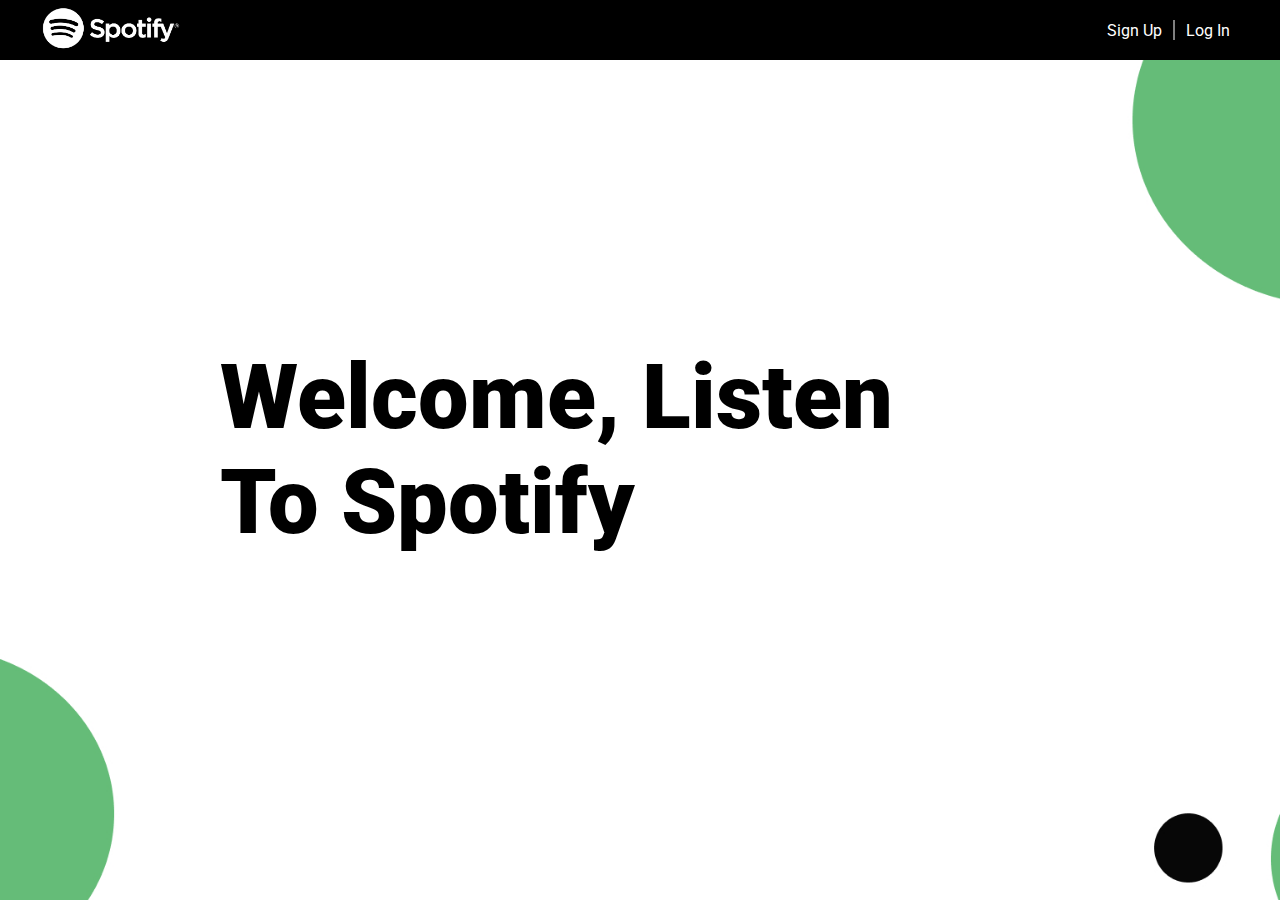
<file: index.html>
<!DOCTYPE html>
<html lang="en">
<head>
    <meta charset="UTF-8">
    <meta http-equiv="X-UA-Compatible" content="IE=edge">
    <meta name="viewport" content="width=device-width, initial-scale=1.0">
    <title>Spotify</title>
    <link rel="stylesheet" href="/css/style.css">
    <link rel="icon" href="./assets/spotify-logo-png-green.png">
    <!-- fonts -->
    <link rel="preconnect" href="https://fonts.googleapis.com">
    <link rel="preconnect" href="https://fonts.gstatic.com" crossorigin>
    <link href="https://fonts.googleapis.com/css2?family=Roboto:wght@100;300;400;500&display=swap" rel="stylesheet">
</head>
<body>
    <div class="main">
        <nav>
            <div class="nav-center">
                <div class="logo">
                    <img src="./assets/spitfywhitelogo.png" alt="Spotify">
                </div>
    
                <ul class="login-wrapper">
                     <li><a href="./spotify-home.html">Sign Up</a></li>
                     <span></span>
                     <li><a href="./spotify-home.html">Log In</a></li>
                </ul>
            </div>
        </nav>

        <div class="main-title">
            <h1><strong>Welcome, Listen To Spotify</strong></h1>
        </div>
    </div>
  
</body>
</html>
</file>
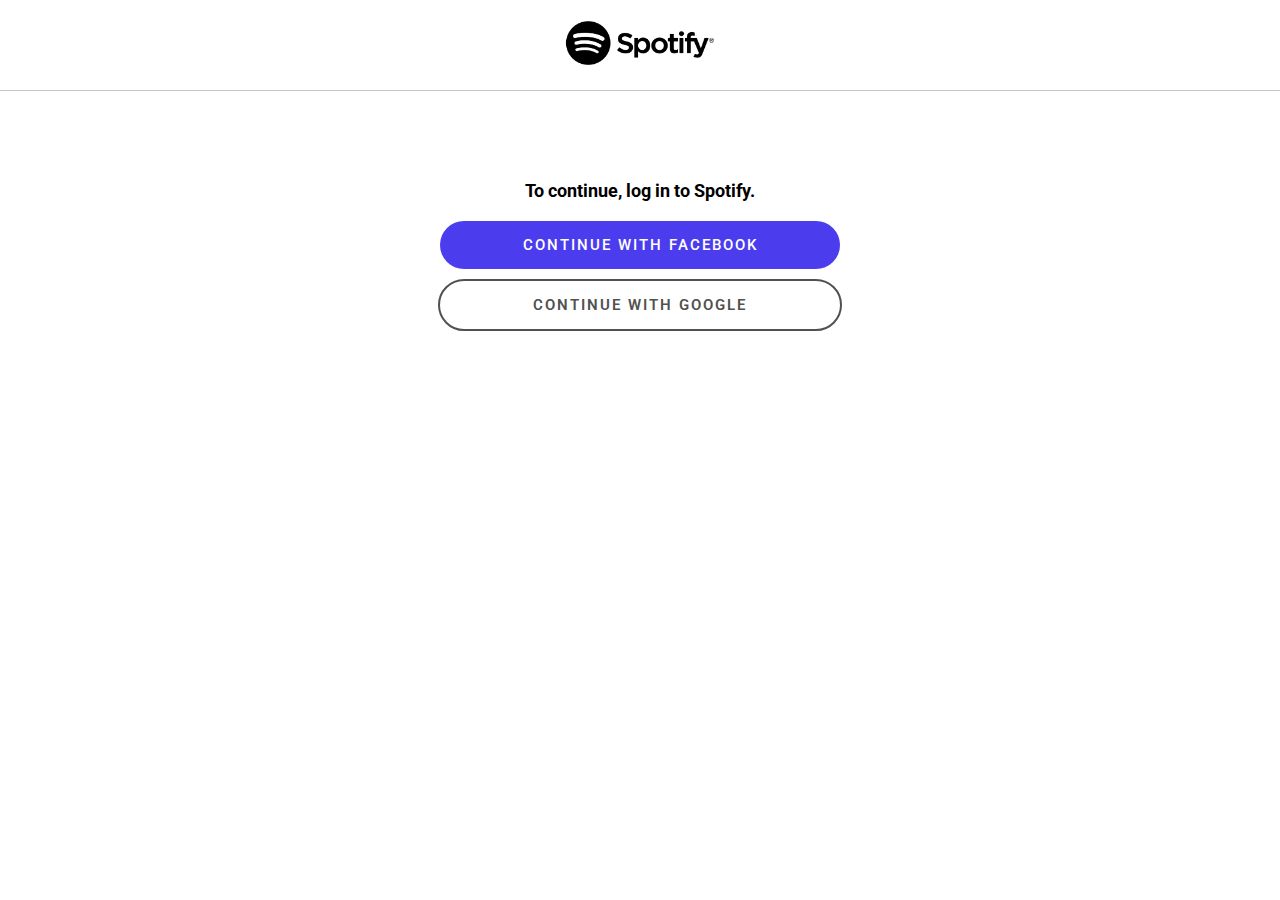
<file: login.html>
<!DOCTYPE html>
<html lang="en">
<head>
    <meta charset="UTF-8">
    <meta http-equiv="X-UA-Compatible" content="IE=edge">
    <meta name="viewport" content="width=device-width, initial-scale=1.0">
    <title>Spotify</title>
    <link rel="stylesheet" href="/css/login.css">
    <link rel="icon" href="./assets/spotify-logo-png-green.png">
    <!-- fonts -->
    <link rel="preconnect" href="https://fonts.googleapis.com">
    <link rel="preconnect" href="https://fonts.gstatic.com" crossorigin>
    <link href="https://fonts.googleapis.com/css2?family=Roboto:wght@100;300;400;500&display=swap" rel="stylesheet">
</head>
<body>
  <div class="main">
      <header>
          <div class="logo">
              <img src="./assets/spotify-logo.png" alt="">
          </div>
      </header>

      <div class="continue">
          <h4>To continue, log in to Spotify.</h4>

          <div class="social">
              <p>CONTINUE WITH FACEBOOK</p>
          </div>

          <div class="social">
              <p>CONTINUE WITH GOOGLE</p>
          </div>
      </div>
  </div>
</body>
</html>
</file>
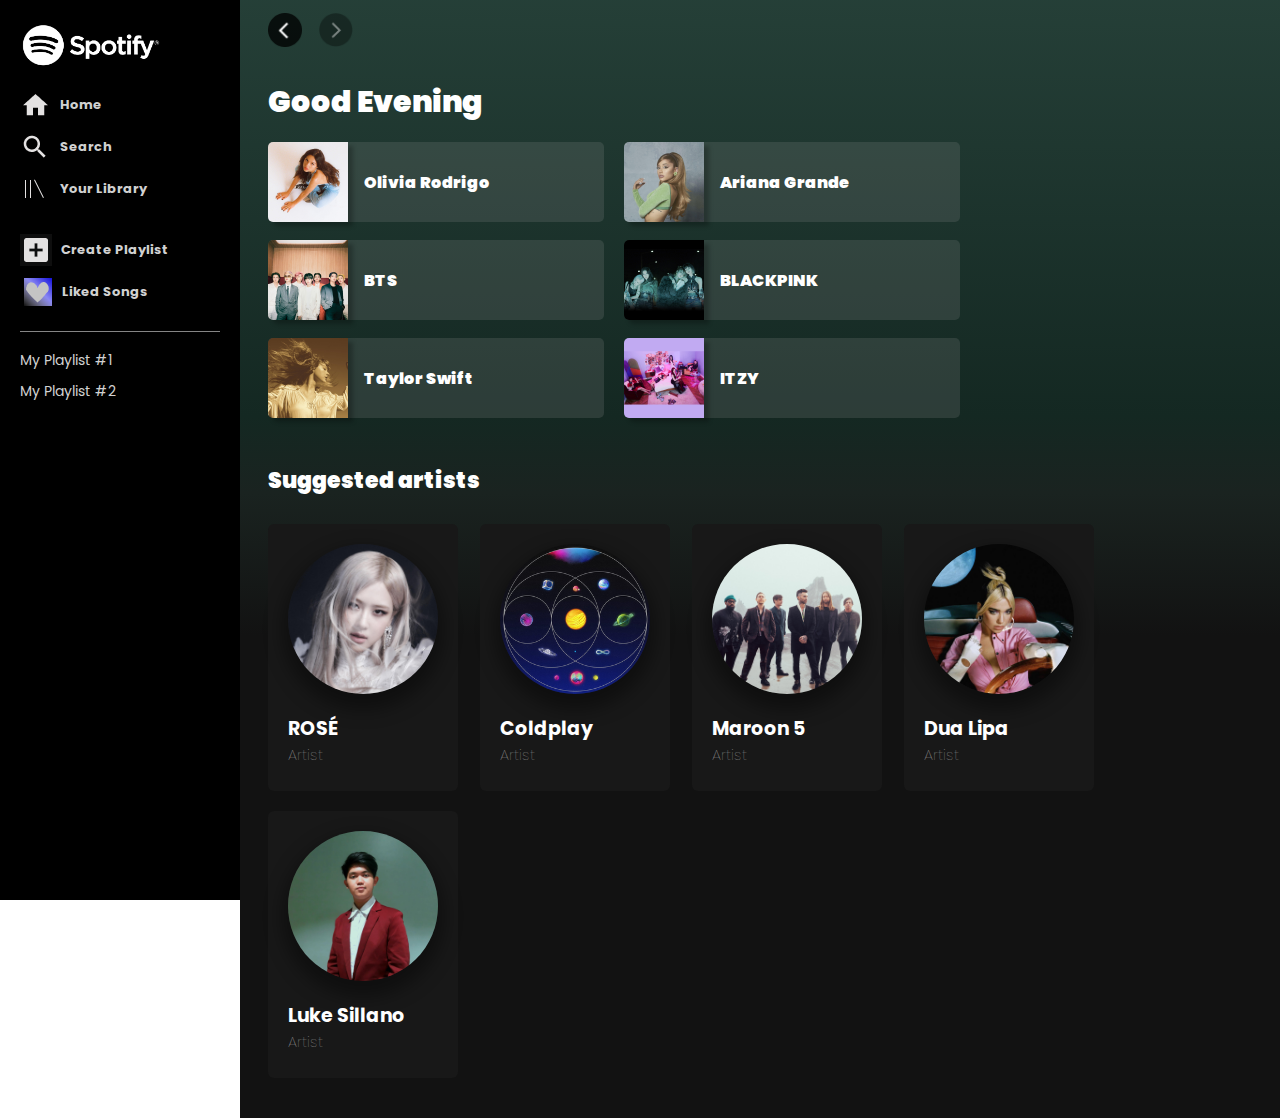
<file: spotify-home.html>
<!DOCTYPE html>
<html lang="en">
<head>
    <meta charset="UTF-8">
    <meta http-equiv="X-UA-Compatible" content="IE=edge">
    <meta name="viewport" content="width=device-width, initial-scale=1.0">
    <title>Spotify</title>
    <link rel="stylesheet" href="/css/spotify-home.css">
    <link rel="icon" href="./assets/spotify-logo-png-green.png">
    <!-- fonts -->
    <link rel="preconnect" href="https://fonts.googleapis.com">
    <link rel="preconnect" href="https://fonts.gstatic.com" crossorigin>
    <link href="https://fonts.googleapis.com/css2?family=Roboto:wght@100;300;400;500&display=swap" rel="stylesheet">

    <!-- poppins -->
    <link rel="preconnect" href="https://fonts.googleapis.com">
<link rel="preconnect" href="https://fonts.gstatic.com" crossorigin>
<link href="https://fonts.googleapis.com/css2?family=Poppins:wght@300;400;500;600&display=swap" rel="stylesheet">

    <!-- font awesome -->
    <link rel="stylesheet" href="https://cdnjs.cloudflare.com/ajax/libs/font-awesome/4.7.0/css/font-awesome.min.css">
    <link rel="stylesheet" href="https://use.fontawesome.com/releases/v5.4.1/css/all.css">
    <script src="https://cdnjs.cloudflare.com/ajax/libs/gsap/3.6.1/gsap.min.js" defer></script>

</head>
<body>

    <!-- <div class="not-available">
        <div class="message">
            <h1><strong>Welcome, Listen To Spotify</strong></h1>
        </div>
    </div> -->
    <div class="loader">
        <div class="loading-wrapper">
            <div class="sp sp-circle">

            </div>   
            <h3>Loading</h3>
        </div>
    </div>


    <div class="main">
        <div class="side-left-nav">
            <ul class="nav-list">
                <li class="list header-logo">
                    <img src="./assets/spitfywhitelogo.png" alt="">
                </li>
                <li class="list">
                    <img src="./assets/icons/home.png" alt="">
                    <a href=""><strong>Home</strong></a>
                </li>
                <li class="list">
                    <img src="./assets/icons/search.png" alt="">
                    <a href=""><strong>Search</strong></a>
                </li>
                <li class="list">
                    <img src="./assets/icons/library.png" alt="">
                    <a href=""><strong>Your Library</strong></a>
                </li>
                <li class="list">
                    <img src="./assets/icons/add_box.png" alt="">
                   <a href=""><strong>Create Playlist</strong></a>
                </li>
                <li class="list">
                    <img src="./assets/icons/like.png" alt="">
                    <a href=""><strong>Liked Songs</strong></a>
                </li>
            </ul>
            
            <span></span>
            <div class="playlist">
                <p>My Playlist #1</p>
                <p>My Playlist #2</p>
            </div>
           
        </div>

        
    <div id="content" class="content" >
        <div class="arrow-wrapper">
            <img class="arrow-left" src="/assets/icons/left.png" alt="">
            <img class="arrow-right" src="/assets/icons/right.png" alt="">
        </div>
        <h1><strong id="greet"></strong></h1>
        <div class="music-wrapper">
            <a  href="./Artist/Olivia-Rodrigo.html">
                <div id="oliv"  class="music-card">
                    <img src="./assets/spotify/oliv.jpg" alt="">
                    <h4><strong>Olivia Rodrigo</strong></h4>
                </div>
            </a>
            <a href="./Artist/ariana.html">
                <div id="ariana" class="music-card" id="ari">
                    <img src="./assets/spotify/ariana.jpg" alt="">
                    <h4><strong>Ariana Grande</strong></h4>
                </div>
                </a>   
            <!-- <div class="music-card">
                <img src="./assets/spotify/twice.jpg" alt="">
                <h4><strong>Twice</strong></h4>
            </div> -->
            <a href="./Artist/bts.html">
            <div id="bts" class="music-card">
                <img src="./assets/spotify/bts.jpg" alt="">
                <h4><strong>BTS</strong></h4>
            </div>
            </a>
            <a href="./Artist/blackpink.html">
            <div id="bp" class="music-card">
                <img src="./assets/spotify/blackpink.jpg" alt="">
                <h4><strong>BLACKPINK</strong></h4>
            </div>
            </a>
            <!-- <div class="music-card">
                <img src="./assets/spotify/duo lipa.jpg" alt="">
                <h4><strong>Dua Lipa</strong></h4>
            </div> -->
 
            <a id="taylor" href="./Artist/Taylor.html">
                <div id="taylor" class="music-card">
                    <img src="./assets/spotify/taylor.jpg" alt="">
                    <h4><strong>Taylor Swift</strong></h4>
                </div>
                </a> 
            <!-- <div class="music-card">
                <img src="./assets/spotify/iu.jpg" alt="">
                <h4><strong>IU</strong></h4>
            </div> -->
           <a href="./Artist/itzy.html">
            <div id="itzy" class="music-card">
                <img src="./assets/spotify/itzy.jpg" alt="">
                <h4><strong>ITZY</strong></h4>
            </div>
            </a>
        </div>
        <h1 class="suggest-title"><strong>Suggested artists</strong></h1>
        <div class="suggested-wrapper">
            <a href="./Artist/rose.html">
            <div class="suggest-box">
                <img src="./assets/spotify/rose.jpg" alt="">
                <h2>ROSÉ</h2>
                <h3>Artist</h3>
                <div class="play-icon">
                    <i class="fas fa-play"></i>
                </div>
            </div>
        </a>
        <a href="./Artist/cold-play.html">
            <div class="suggest-box">
                <img src="./assets/spotify/coldplay.png" alt="">
                <h2>Coldplay</h2>
                <h3>Artist</h3>
                <div class="play-icon">
                    <i class="fas fa-play"></i>
                </div>
            </div>
        </a>
            <div class="suggest-box">
                <img src="./assets/spotify/maroon5.jpg" alt="">
                <h2>Maroon 5</h2>
                <h3>Artist</h3>
                <div class="play-icon">
                    <i class="fas fa-play"></i>
                </div>
            </div>
            <div class="suggest-box">
                <img src="./assets/spotify/duo lipa.jpg" alt="">
                <h2>Dua Lipa</h2>
                <h3>Artist</h3>
                <div class="play-icon">
                    <i class="fas fa-play"></i>
                </div>
            </div>
            <div class="suggest-box">
                <img src="./assets/spotify/luke.jpg" alt="">
                <h2>Luke Sillano</h2>
                <h3>Artist</h3>
                <div class="play-icon">
                    <i class="fas fa-play"></i>
                </div>
            </div>
        </div>
     

        
    </div>


</div>

  
</body>
</html>

<script src="./js/app.js"></script>
</file>
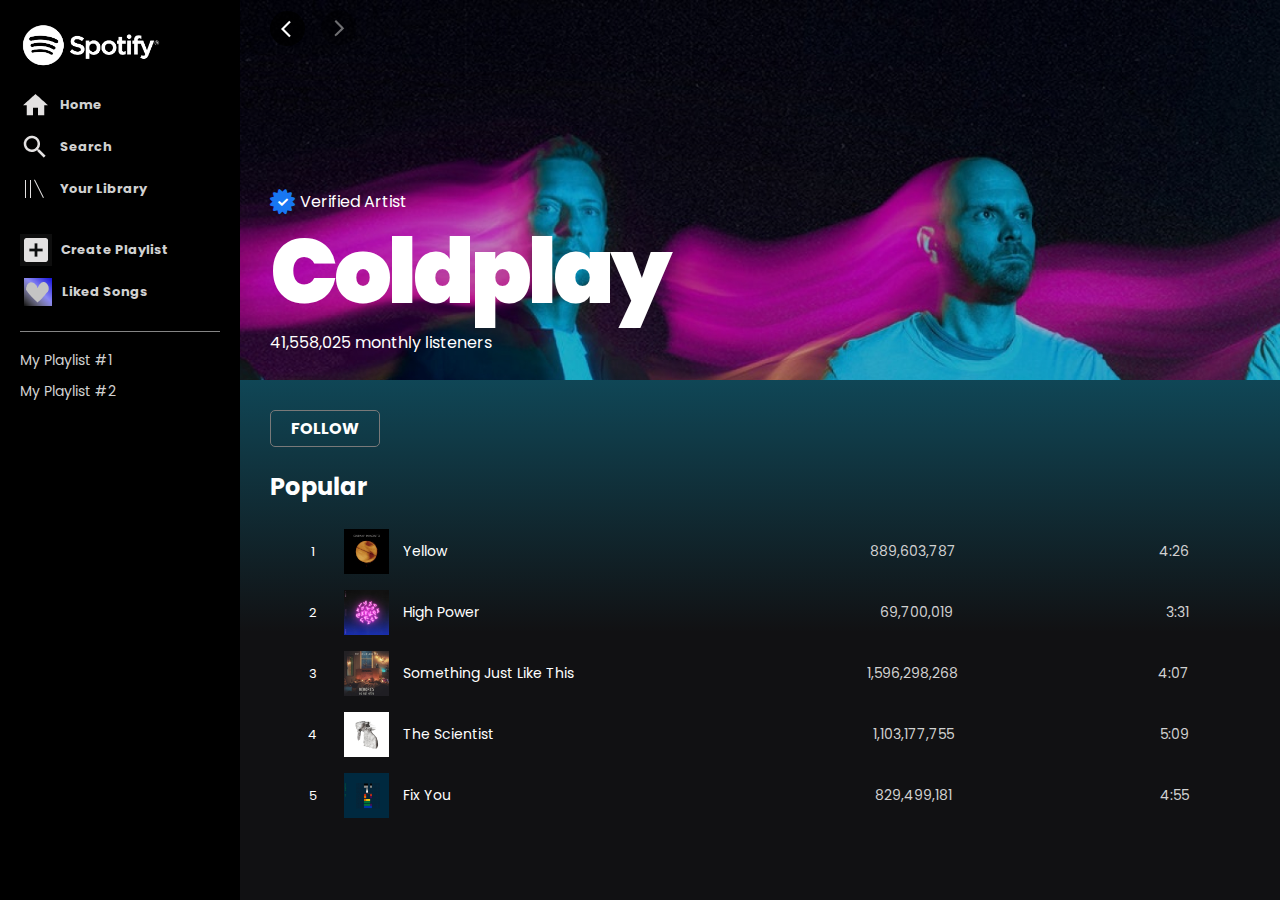
<file: Artist/cold-play.html>
<!DOCTYPE html>
<html lang="en">
<head>
    <meta charset="UTF-8">
    <meta http-equiv="X-UA-Compatible" content="IE=edge">
    <meta name="viewport" content="width=device-width, initial-scale=1.0">
    <title>Spotify</title>
    <link rel="stylesheet" href="/css/coldplay.css">
    <link rel="icon" href="../assets/spotify-logo-png-green.png">
    <!-- fonts -->
    <link rel="preconnect" href="https://fonts.googleapis.com">
    <link rel="preconnect" href="https://fonts.gstatic.com" crossorigin>
    <link href="https://fonts.googleapis.com/css2?family=Roboto:wght@100;300;400;500&display=swap" rel="stylesheet">

    <!-- poppins -->
    <link rel="preconnect" href="https://fonts.googleapis.com">
<link rel="preconnect" href="https://fonts.gstatic.com" crossorigin>
<link href="https://fonts.googleapis.com/css2?family=Poppins:wght@300;400;500;600&display=swap" rel="stylesheet">

    <!-- font awesome -->
    <link rel="stylesheet" href="https://cdnjs.cloudflare.com/ajax/libs/font-awesome/4.7.0/css/font-awesome.min.css">
    <link rel="stylesheet" href="https://use.fontawesome.com/releases/v5.4.1/css/all.css">


</head>
<body>

    <!-- <div class="not-available">
        <div class="message">
            <h1><strong>Welcome, Listen To Spotify</strong></h1>
        </div>
    </div> -->
    <div class="loader">
        <div class="loading-wrapper">
            <div class="sp sp-circle">

            </div>   
            <h3>Loading</h3>
        </div>
    </div>
    <div class="main">
        <div class="side-left-nav">
            <ul class="nav-list">
                <li class="list header-logo">
                    <img src="../assets/spitfywhitelogo.png" alt="">
                </li>
                <li class="list">
                    <img src="../assets/icons/home.png" alt="">
                    <a href="../spotify-home.html"><strong>Home</strong></a>
                </li>
                <li class="list">
                    <img src="../assets/icons/search.png" alt="">
                    <a href=""><strong>Search</strong></a>
                </li>
                <li class="list">
                    <img src="../assets/icons/library.png" alt="">
                    <a href=""><strong>Your Library</strong></a>
                </li>
                <li class="list">
                    <img src="../assets/icons/add_box.png" alt="">
                   <a href=""><strong>Create Playlist</strong></a>
                </li>
                <li class="list">
                    <img src="../assets/icons/like.png" alt="">
                    <a href=""><strong>Liked Songs</strong></a>
                </li>
            </ul>
            
            <span></span>
            <div class="playlist">
                <p>My Playlist #1</p>
                <p>My Playlist #2</p>
            </div>
           
        </div>

        
    <div class="content">
        <div class="header">
            <div class="opacity">
                <div class="header-content">
                    <div class="wrapper">
                        <div class="fas fa-certificate">
                            <i class="fas fa-check"></i>
                        </div>
                        <p>Verified Artist</p>
                    </div>
                    <h1><strong>Coldplay</strong></h1>
                    <p class="listeners">41,558,025 monthly listeners</p>
                </div>
                <div class="arrow-wrapper">
                    <img onclick="window.location.href = '/spotify-home.html'" class="arrow-left" src="/assets/icons/left.png" alt="">
                    <img class="arrow-right" src="/assets/icons/right.png" alt="">
                </div>
            </div>
        </div>

        <button id="follow"><strong> FOLLOW </strong></button>
        <h3 class="popular">Popular</h3>
        <div class="music-container">
            <div class="musics " id="music-container">
                <audio src="" id="audio"></audio>
                <button id="play" class="notplaying action-btn action-btn-big">
                    <i class="trigger fas fa-play"></i>
                    <span id="number">1</span>
                    <div class="playing">
                        <span class="playing__bar playing__bar1"></span>
                        <span class="playing__bar playing__bar2"></span>
                        <span class="playing__bar playing__bar3"></span>
                        <span class="playing__bar playing__bar4"></span>
                      </div>
                  </button>
                <div class="artist-image">
                    <img src="../assets/spotify/yellow.jpg" alt="">
                </div>
                <div class="music-content">
                    <p>Yellow</p>
             
                    <p>889,603,787</p>
                    <i class="far fa-heart"></i>
                    <p class="time">4:26</p>
                    <i class="fas fa-ellipsis-h"></i>
                </div>
            </div>
            <div class="musics " id="music-container">
                <audio src="" id="audio"></audio>
                <button id="play" class="notplaying action-btn action-btn-big">
                    <i class="trigger fas fa-play"></i>
                    <span id="number">2</span>
                    <div class="playing">
                        <span class="playing__bar playing__bar1"></span>
                        <span class="playing__bar playing__bar2"></span>
                        <span class="playing__bar playing__bar3"></span>
                        <span class="playing__bar playing__bar4"></span>
                      </div>
                  </button>
                <div class="artist-image">
                    <img src="../assets/spotify/higher-power.jpg" alt="">
                </div>
                <div class="music-content">
                    <p>High Power</p>

                    <p>69,700,019</p>
                    <i class="far fa-heart"></i>
                    <p class="time">3:31</p>
                    <i class="fas fa-ellipsis-h"></i>
                </div>
            </div>
            <div class="musics " id="music-container">
                <audio src="" id="audio"></audio>
                <button id="play" class="notplaying action-btn action-btn-big">
                    <i class="trigger fas fa-play"></i>
                    <span id="number">3</span>
                    <div class="playing">
                        <span class="playing__bar playing__bar1"></span>
                        <span class="playing__bar playing__bar2"></span>
                        <span class="playing__bar playing__bar3"></span>
                        <span class="playing__bar playing__bar4"></span>
                      </div>
                  </button>
                <div class="artist-image">
                    <img src="../assets/spotify/something.jpg" alt="">
                </div>
                <div class="music-content">
                    <p>Something Just Like This</p>

                    <p>1,596,298,268</p>
                    <i class="far fa-heart"></i>
                    <p class="time">4:07</p>
                    <i class="fas fa-ellipsis-h"></i>
                </div>
            </div>
            <div class="musics " id="music-container">
                <audio src="" id="audio"></audio>
                <button id="play" class="notplaying action-btn action-btn-big">
                    <i class="trigger fas fa-play"></i>
                    <span id="number">4</span>
                    <div class="playing">
                        <span class="playing__bar playing__bar1"></span>
                        <span class="playing__bar playing__bar2"></span>
                        <span class="playing__bar playing__bar3"></span>
                        <span class="playing__bar playing__bar4"></span>
                      </div>
                  </button>
                <div class="artist-image">
                    <img src="../assets/spotify/thescientist.jpg" alt="">
                </div>
                <div class="music-content">
                    <p>The Scientist</p>

                    <p>1,103,177,755</p>
                    <i class="far fa-heart"></i>
                    
                    <p class="time">5:09</p>
                    <i class="fas fa-ellipsis-h"></i>
                </div>
            </div>
            <div class="musics " id="music-container">
                <audio src="" id="audio"></audio>
                <button id="play" class="notplaying action-btn action-btn-big">
                    <i class="trigger fas fa-play"></i>
                    <span id="number">5</span>
                    <div class="playing">
                        <span class="playing__bar playing__bar1"></span>
                        <span class="playing__bar playing__bar2"></span>
                        <span class="playing__bar playing__bar3"></span>
                        <span class="playing__bar playing__bar4"></span>
                      </div>
                  </button>
                <div class="artist-image">
                    <img src="../assets/spotify/fiixyou.jpg" alt="">
                </div>
                <div class="music-content">
                    <p>Fix You</p>

                    <p>829,499,181</p>
                    <i class="far fa-heart"></i>
                    <p class="time">4:55</p>
                    <i class="fas fa-ellipsis-h"></i>
                </div>
            </div>
          
        
        
         
        </div>


        

      
    </div>


</div>

  
</body>
</html>

<script>
window.addEventListener('load', () => {
    const loader =  document.querySelector('.loader');
    loader.classList.add("hidden")
})

// heart
const allheart = document.querySelectorAll(".fa-heart")
const shade = document.querySelectorAll("far")
allheart.forEach(hearts => {
    hearts.addEventListener('click', () => {
        if(hearts.classList.contains("far")){
            hearts.classList.add("fas")
            hearts.classList.remove("far")
            hearts.style.color = "#1DB954"

            hearts.style.visibility = "visible"
            const parenttwo = hearts.parentElement.parentElement
            parenttwo.addEventListener("mouseover", (e) => {
                e.stopPropagation();
                hearts.style.visibility = "visible"
            }, false)
            parenttwo.addEventListener("mouseout", (e) => {
                e.stopPropagation();
                hearts.style.visibility = "visible"
            }, false)
        }
        else{
            hearts.classList.remove("fas")
            hearts.classList.add("far")
            hearts.style.color = "unset"
            const parent = hearts.parentElement.parentElement
            hearts.style.visibility = "hidden" 
  
            console.log(parent)
            parent.addEventListener("mouseover", (e) => {
                e.stopPropagation();
                hearts.style.visibility = "visible"
            }, false)
            parent.addEventListener("mouseout", (e) => {
                e.stopPropagation();
                hearts.style.visibility = "hidden"
            }, false)


        }
    })
});

// follow
    const btnFollow = document.getElementById("follow")
    btnFollow.addEventListener("click", () => {

        if(btnFollow.innerText == "FOLLOWING"){
            btnFollow.innerText = "FOLLOW"
        }else{
            document.getElementById("follow").innerText = "FOLLOWING"
        }
    })

const musicContainer = document.getElementById('music-container');
const playBtn = document.querySelectorAll('#play');


function pauseall(){
    const allaudio = document.querySelectorAll("#audio");
    for(let i=0; i<allaudio.length; i++) allaudio[i].pause();

}
function backtodefault(){
    const trigger = document.querySelectorAll(".trigger")
    for(let i=0; i<trigger.length; i++) trigger[i].classList.add("fa-play");
}

function removeAnimation(){
    const animation = document.querySelectorAll(".playing")
    for(let i=0; i<animation.length; i++) animation[i].style.display = "none";
}

function backNumber(){
    const number = document.querySelectorAll("#number")
    for(let i=0; i<number.length; i++) number[i].style.display = "block";
    const allmusics = document.querySelectorAll("musics")
}
defaultHover()
function defaultHover() {
    const alldefnumber = document.querySelectorAll("#number")
    const musicdefaulthover = document.querySelectorAll(".musics")
    for(let i=0; i<musicdefaulthover.length; i++) {
        musicdefaulthover[i].addEventListener("mouseover", () => {
            alldefnumber[i].style.display = "none"
        })
        musicdefaulthover[i].addEventListener("mouseout", () => {
            alldefnumber[i].style.display = "block"   
        })  
    }
 
}
function defaultColor(){
    const textColor = document.querySelectorAll(".music-content")
    for(let i=0; i<textColor.length; i++) textColor[i].firstElementChild.style.color = "white"

}
// Play song
function playSong() {
  musicContainer.classList.add('play');
}
// Pause song
function pauseSong() {
  musicContainer.classList.remove('play');
}
playBtn.forEach(i => {
    i.addEventListener('click', (e) => {
        const isPlaying = musicContainer.classList.contains('play');
        const audio = i.parentElement.querySelector("#audio")
        
        
        if (isPlaying) {
            i.querySelector('i.fas').classList.add('fa-play');
            i.querySelector('i.fas').classList.remove('fa-pause');
            i.classList.add("notplaying")
            i.parentElement.querySelector(".music-content").firstElementChild.style = "color:white;"
            i.querySelector(".playing").style.display = "unset"
            i.style.position = "relative"
            i.querySelector("#number").style.display = "unset"
            i.querySelector("#number").style.position = "absolute"
            i.querySelector("#number").style.top = "50%"
            i.querySelector("#number").style.left = "50%"
            i.querySelector("#number").style.transform = "translate(-50%,-50%)"
            i.querySelector("#number").style.display = "block"
            const hovering = i.parentElement;
            hovering.addEventListener("mouseover", () => {
                i.querySelector("#number").style.display = "none"
            }, false)
            hovering.addEventListener("mouseout", () => {
                              i.querySelector("#number").style.display = "block"
            }, false)
            defaultColor();
            defaultHover();
            backNumber();
            backtodefault();
            removeAnimation();
            audio.pause();
            pauseSong();
        } else {
            i.querySelector('i.fas').classList.remove('fa-play');
            i.querySelector('i.fas').classList.add('fa-pause');
            i.classList.remove("notplaying")
            //console.log(i.parentElement.querySelector(".music-content").firstElementChild.innerText)
            var title = i.parentElement.querySelector(".music-content").firstElementChild.innerText
            i.parentElement.querySelector(".music-content").firstElementChild.style = "color:#1DB954;"
            i.querySelector("#number").style.display = "none"
            i.querySelector(".playing").style.display = "flex"
            const showmyi = i.parentElement;
            showmyi.addEventListener("mouseover", () => {
                i.querySelector("#number").style.display = "none"
            })
            showmyi.addEventListener("mouseout", () => {
                 i.querySelector("#number").style.display = "none"
            })
            pauseall();
            playSong();
            audio.play();
        }

    })
});



</script>
</file>
<file: css/style.css>
*{padding:0;margin:0;box-sizing:border-box}.main{position:relative;background-image:url("../assets/login.jpg");background-position:center;background-repeat:no-repeat;background-size:cover;height:100vh}.main nav{background:black;position:fixed;top:0;left:0;height:60px;width:100%}.main nav .nav-center{height:100%;max-width:1200px;margin:0 auto;display:flex;align-items:center;justify-content:space-between}@media screen and (max-width: 1259px){.main nav .nav-center .logo{margin:0 20px}}@media screen and (max-width: 400px){.main nav .nav-center .logo{margin:0 10px}}.main nav .nav-center .logo img{height:auto;width:140px}@media screen and (max-width: 700px){.main nav .nav-center .logo img{height:auto;width:90px}}.main nav .nav-center .login-wrapper{display:flex;justify-content:space-between;align-items:center}@media screen and (max-width: 1259px){.main nav .nav-center .login-wrapper{margin-right:20px}}@media screen and (max-width: 400px){.main nav .nav-center .login-wrapper{margin:0 0px}}.main nav .nav-center .login-wrapper li{list-style:none;margin:0 10px}.main nav .nav-center .login-wrapper li a{text-decoration:none;color:white;font-family:'Roboto', sans-serif}@media screen and (max-width: 700px){.main nav .nav-center .login-wrapper li a{font-size:13px}}.main nav .nav-center .login-wrapper span{height:20px;width:1px;border:1px solid gray;margin:0 1px}.main .main-title{max-width:700px;width:100%;margin:0 auto;position:absolute;top:50%;left:50%;transform:translate(-60%, -50%)}@media screen and (max-width: 883px){.main .main-title{margin:0 20px;transform:translate(-50%, -50%)}}.main .main-title h1{font-size:90px;font-family:'Roboto', sans-serif}@media screen and (max-width: 883px){.main .main-title h1{font-size:55px}}
</file>
<file: css/login.css>
*{padding:0;margin:0}.main{height:100vh;position:relative}.main header{position:fixed;top:0;left:0;width:100%;height:90px;display:flex;justify-content:center;align-items:center;border-bottom:1px solid #C4C4C4}.main header .logo img{height:auto;width:150px}.main .continue{position:absolute;top:20%;left:50%;transform:translate(-50%, 0%);width:100%;max-width:500px;display:flex;flex-direction:column;align-items:center;max-width:400px}@media screen and (max-width: 500px){.main .continue{margin:0 20px}}.main .continue h4{font-family:'Roboto', sans-serif;font-size:18px}.main .continue .social{cursor:pointer;margin-top:10px;padding:15px 0;width:100%;background:#4B3DED;color:white;border-radius:100px;display:flex;justify-content:center;align-items:center;font-weight:500}.main .continue .social p{font-family:'Roboto', sans-serif;font-size:15px;letter-spacing:2px}.main .continue :nth-child(2){margin-top:20px}.main .continue :nth-child(3){font-weight:600;background:white;color:#515151;border:2px solid #515151}
</file>
<file: css/spotify-home.css>
*{padding:0;margin:0}.loader{position:fixed;top:0;left:0;height:100%;width:100%;background:rgba(0,0,0,0.8);z-index:99;display:flex;justify-content:center;align-items:center}.loader .loading-wrapper{display:flex;flex-direction:column;justify-content:center;align-items:center}.loader .loading-wrapper .sp{width:32px;height:32px;clear:both;margin:20px auto}.loader .loading-wrapper .sp-circle{border:4px rgba(29,185,84,0.25) solid;border-top:4px #1db954 solid;border-radius:50%;animation:spCircRot .6s infinite linear}@keyframes spCircRot{from{transform:rotate(0deg)}to{transform:rotate(359deg)}}.loader .loading-wrapper h3{font-family:'Poppins', sans-serif;font-size:20px;color:#1DB954}.loader.hidden{display:none}.main{height:100vh;display:grid;grid-auto-flow:column;grid-auto-columns:auto 1fr}@media screen and (max-width: 957px){.main{display:none}}.main .side-left-nav{height:100%;position:fixed;left:0;top:0;width:200px;background:#000000;padding:0 20px}@media screen and (max-width: 768px){.main .side-left-nav{display:none}}.main .side-left-nav .nav-list .header-logo{padding:9px 0px}.main .side-left-nav .nav-list .header-logo img{height:auto;width:140px}.main .side-left-nav .nav-list .list{list-style:none;margin-top:12px;display:flex;display:flex;align-items:center}.main .side-left-nav .nav-list .list a{font-size:13px;padding-left:10px;text-decoration:none;color:#d1d1d1;font-family:'Poppins', sans-serif;transition:0.3s ease}.main .side-left-nav .nav-list .list a:hover{color:white}.main .side-left-nav .nav-list :nth-child(5){margin-top:30px}.main .side-left-nav .nav-list :nth-child(5) a{padding-left:9px}.main .side-left-nav .nav-list :nth-child(6){padding-left:4px}.main .side-left-nav span{display:block;margin-top:25px;margin-bottom:18px;width:100%;border-top:0.1em solid #858585}.main .side-left-nav .playlist p{cursor:pointer;margin-top:10px;font-size:14px;color:#d1d1d1;font-family:'Poppins', sans-serif;transition:0.3s ease}.main .content{grid-column:2/3;margin-left:240px;background:linear-gradient(180deg, #27423A -4.54%, #142822 37.19%, #1A2320 44.12%, #121212 56.85%);background-repeat:no-repeat;height:100%;padding-left:28px}@media screen and (max-width: 768px){.main .content{grid-column:1/3;margin-left:0}}@media screen and (max-width: 988px){.main .content{padding:0 15px}}@media screen and (max-width: 968px){.main .content{padding:0 15px}}@media screen and (max-width: 615px){.main .content{padding:0 10px}}.main .content .arrow-wrapper{padding-top:13px}.main .content .arrow-wrapper .arrow-right{padding-left:13px}.main .content .arrow-wrapper img{height:auto;width:34px}.main .content h1{font-family:'Poppins', sans-serif;color:white;font-size:30px;padding-top:28px;padding-bottom:17px}.main .content .music-wrapper{display:flex;flex-wrap:wrap}.main .content .music-wrapper a{text-decoration:none}@media screen and (max-width: 768px){.main .content .music-wrapper{display:grid;grid-template-columns:1fr 1fr;grid-template-rows:auto;grid-gap:10px}}.main .content .music-wrapper .music-card{cursor:pointer;transition:background 0.2s ease-out;border-radius:5px;background:rgba(145,145,145,0.2);width:336px;margin-right:20px;margin-bottom:18px;display:flex;align-items:center}@media screen and (max-width: 999px){.main .content .music-wrapper .music-card{max-width:250px}}@media screen and (max-width: 968px){.main .content .music-wrapper .music-card{max-width:230px}}@media screen and (max-width: 788px){.main .content .music-wrapper .music-card{max-width:220px}}@media screen and (max-width: 768px){.main .content .music-wrapper .music-card{width:100%;height:100%;max-width:unset;display:grid;grid-template-columns:auto 1fr}}.main .content .music-wrapper .music-card img{border-top-left-radius:5px;border-bottom-left-radius:5px;height:80px;width:auto;box-shadow:5px 4px 4px rgba(0,0,0,0.25)}@media screen and (max-width: 768px){.main .content .music-wrapper .music-card img{height:100%;width:50px;grid-column:1/2}}@media screen and (max-width: 615px){.main .content .music-wrapper .music-card img{height:100%;width:35px;grid-column:1/2}}.main .content .music-wrapper .music-card h4{color:white;font-family:'Poppins', sans-serif;padding-left:16px}@media screen and (max-width: 615px){.main .content .music-wrapper .music-card h4{padding-left:15px}}@media screen and (max-width: 460px){.main .content .music-wrapper .music-card h4{font-size:10px}}.main .content .music-wrapper .music-card:hover{background:rgba(255,255,255,0.2)}.main .content .suggest-title{font-size:22px}@media screen and (max-width: 768px){.main .content .suggest-title{display:none}}.main .content .suggested-wrapper{display:flex;flex-wrap:wrap;padding-bottom:30px}@media screen and (max-width: 768px){.main .content .suggested-wrapper{display:none}}.main .content .suggested-wrapper a{text-decoration:none}.main .content .suggested-wrapper .suggest-box{margin:10px 0;margin-right:22px;border-radius:6px;background:#181818;width:190px;display:flex;flex-direction:column;justify-content:center;align-items:center;padding:20px 0px;transition:background 0.3s ease-out;cursor:pointer;position:relative}.main .content .suggested-wrapper .suggest-box:hover .play-icon{transition:0.3s ease;bottom:40%;right:10%;visibility:visible;opacity:1}.main .content .suggested-wrapper .suggest-box img{height:auto;width:150px;border-radius:100px;box-shadow:0px 10px 18px 6px rgba(0,0,0,0.38);-webkit-box-shadow:0px 10px 18px 6px rgba(0,0,0,0.38);-moz-box-shadow:0px 10px 18px 6px rgba(0,0,0,0.38)}.main .content .suggested-wrapper .suggest-box h2{padding-top:20px;padding-left:20px;color:white;align-self:flex-start;font-family:'Poppins', sans-serif;font-size:19px}.main .content .suggested-wrapper .suggest-box h3{align-self:flex-start;color:#9B9999;font-family:'Poppins', sans-serif;font-weight:lighter;font-size:15px;padding-bottom:5px;padding-left:20px}.main .content .suggested-wrapper .suggest-box .play-icon{transition:0.2s ease-in;position:absolute;bottom:37%;right:10%;background:#1DB954;border-radius:100%;visibility:hidden;opacity:0}.main .content .suggested-wrapper .suggest-box .play-icon i{padding:15px;color:white;font-size:12px}
</file>
<file: css/coldplay.css>
*{padding:0;margin:0}.loader{position:fixed;top:0;left:0;height:100%;width:100%;background:rgba(0,0,0,0.8);z-index:99;display:flex;justify-content:center;align-items:center}.loader .loading-wrapper{display:flex;flex-direction:column;justify-content:center;align-items:center}.loader .loading-wrapper .sp{width:32px;height:32px;clear:both;margin:20px auto}.loader .loading-wrapper .sp-circle{border:4px rgba(29,185,84,0.25) solid;border-top:4px #1db954 solid;border-radius:50%;animation:spCircRot .6s infinite linear}@keyframes spCircRot{from{transform:rotate(0deg)}to{transform:rotate(359deg)}}.loader .loading-wrapper h3{font-family:'Poppins', sans-serif;font-size:20px;color:#1DB954}.loader.hidden{display:none}.main{height:100vh;display:grid;grid-auto-flow:column;grid-auto-columns:240px 1fr}@media screen and (max-width: 957px){.main{display:none}}.main .side-left-nav{position:fixed;left:0;top:0;width:200px;height:100%;background:#000000;padding:0 20px}.main .side-left-nav .nav-list .header-logo{padding:9px 0px}.main .side-left-nav .nav-list .header-logo img{height:auto;width:140px}.main .side-left-nav .nav-list .list{list-style:none;margin-top:12px;display:flex;display:flex;align-items:center}.main .side-left-nav .nav-list .list a{font-size:13px;padding-left:10px;text-decoration:none;color:#d1d1d1;font-family:'Poppins', sans-serif;transition:0.3s ease}.main .side-left-nav .nav-list .list a:hover{color:white}.main .side-left-nav .nav-list :nth-child(5){margin-top:30px}.main .side-left-nav .nav-list :nth-child(5) a{padding-left:9px}.main .side-left-nav .nav-list :nth-child(6){padding-left:4px}.main .side-left-nav span{display:block;margin-top:25px;margin-bottom:18px;width:100%;border-top:0.1em solid #858585}.main .side-left-nav .playlist p{cursor:pointer;margin-top:10px;font-size:14px;color:#d1d1d1;font-family:'Poppins', sans-serif;transition:0.3s ease}.main .content{grid-column:2/3;background:linear-gradient(180deg, #0E85A5 9.07%, #111113 70.28%)}.main .content .header{height:380px;width:100%;position:relative;background:url("../assets/spotify/coldplay-banner.jpg");background-position:center 0%;background-repeat:no-repeat;background-size:cover;background-attachment:fixed}.main .content .header .opacity{height:100%;width:100%;background:rgba(0,0,0,0.2)}.main .content .header .opacity .arrow-wrapper{position:absolute;top:10px;left:30px}.main .content .header .opacity .arrow-wrapper .arrow-right{padding-left:12px}.main .content .header .opacity .arrow-wrapper .arrow-left{cursor:pointer}.main .content .header .opacity .header-content{position:absolute;left:0px;bottom:25px;padding:0 30px}.main .content .header .opacity .header-content .wrapper{margin-bottom:-10px;display:flex;align-items:center}.main .content .header .opacity .header-content .wrapper .fa-certificate{position:relative;font-size:25px;color:#1877F2}.main .content .header .opacity .header-content .wrapper .fa-certificate .fa-check{position:absolute;top:50%;left:50%;color:white;transform:translate(-50%, -50%);font-size:10px}.main .content .header .opacity .header-content .wrapper p{padding-left:5px;color:white;font-family:'Poppins', sans-serif}.main .content .header .opacity .header-content h1{font-size:90px;color:white;font-family:'Poppins', sans-serif;letter-spacing:-4px}.main .content .header .opacity .header-content .listeners{margin-top:-10px;color:white;font-family:'Poppins', sans-serif}.main .content #follow{margin:0px 30px;margin-top:30px;margin-bottom:10px;cursor:pointer;background:none;border-radius:5px;border:1px solid #797979;color:white;font-family:'Poppins', sans-serif;padding:5px 20px;font-size:16px}.main .content #follow:hover{border:1px solid white}.main .content .popular{color:white;font-family:'Poppins', sans-serif;font-size:24px;padding:12px 30px}.main .content .music-container{padding:5px 35px;padding-bottom:30px}.main .content .music-container .musics{border-radius:5px;padding:8px 20px;margin-bottom:0px;display:flex;align-items:center}.main .content .music-container .musics:hover{background:rgba(126,126,126,0.2)}.main .content .music-container .musics:hover #play{position:relative}.main .content .music-container .musics:hover #play i{display:block;position:absolute;top:50%;left:50%;transform:translate(-50%, -50%)}.main .content .music-container .musics:hover #play #number{display:none}.main .content .music-container .musics:hover #play .playing{visibility:hidden}.main .content .music-container .musics:hover .fa-heart{visibility:visible}.main .content .music-container .musics:hover #def-heart{color:#1DB954}.main .content .music-container .musics:hover .fa-ellipsis-h{visibility:visible}.main .content .music-container .musics button{width:40px;background:rgba(0,0,0,0);border:0;color:#fff;cursor:pointer;font-size:14px}.main .content .music-container .musics button i{display:none}.main .content .music-container .musics button span{color:white;font-family:'Poppins', sans-serif;margin:0;font-size:13px;display:block}.main .content .music-container .musics button .playing{display:none;width:2rem;height:2rem;border-radius:.3rem;justify-content:space-between;align-items:flex-end;padding:.4rem 7px;box-sizing:border-box}.main .content .music-container .musics button .playing .playing__bar{display:inline-block;background:#1DB954;width:15%;height:100%;animation:up-and-down 1.3s ease infinite alternate}.main .content .music-container .musics button .playing .playing__bar1{height:60%}.main .content .music-container .musics button .playing .playing__bar2{height:30%;animation-delay:-2.2s}.main .content .music-container .musics button .playing .playing__bar3{height:75%;animation-delay:-3.7s}@keyframes up-and-down{10%{height:30%}30%{height:100%}60%{height:50%}80%{height:75%}100%{height:60%}}.main .content .music-container .musics .artist-image{height:100%;margin:0 14px;display:flex;justify-content:center;align-items:center}.main .content .music-container .musics .artist-image img{height:auto;width:45px}.main .content .music-container .musics .music-content{color:#d1d1d1;font-family:'Poppins', sans-serif;height:100%;width:100%;display:grid;grid-auto-flow:column;display:grid;grid-auto-flow:column;grid-template-columns:300px 1fr auto;grid-template-rows:1fr;position:relative}.main .content .music-container .musics .music-content p{font-size:14px}.main .content .music-container .musics .music-content :nth-child(1){color:white}.main .content .music-container .musics .music-content :nth-child(2){justify-self:center}.main .content .music-container .musics .music-content i{visibility:hidden}.main .content .music-container .musics .music-content .time{padding:0 20px}
</file>
